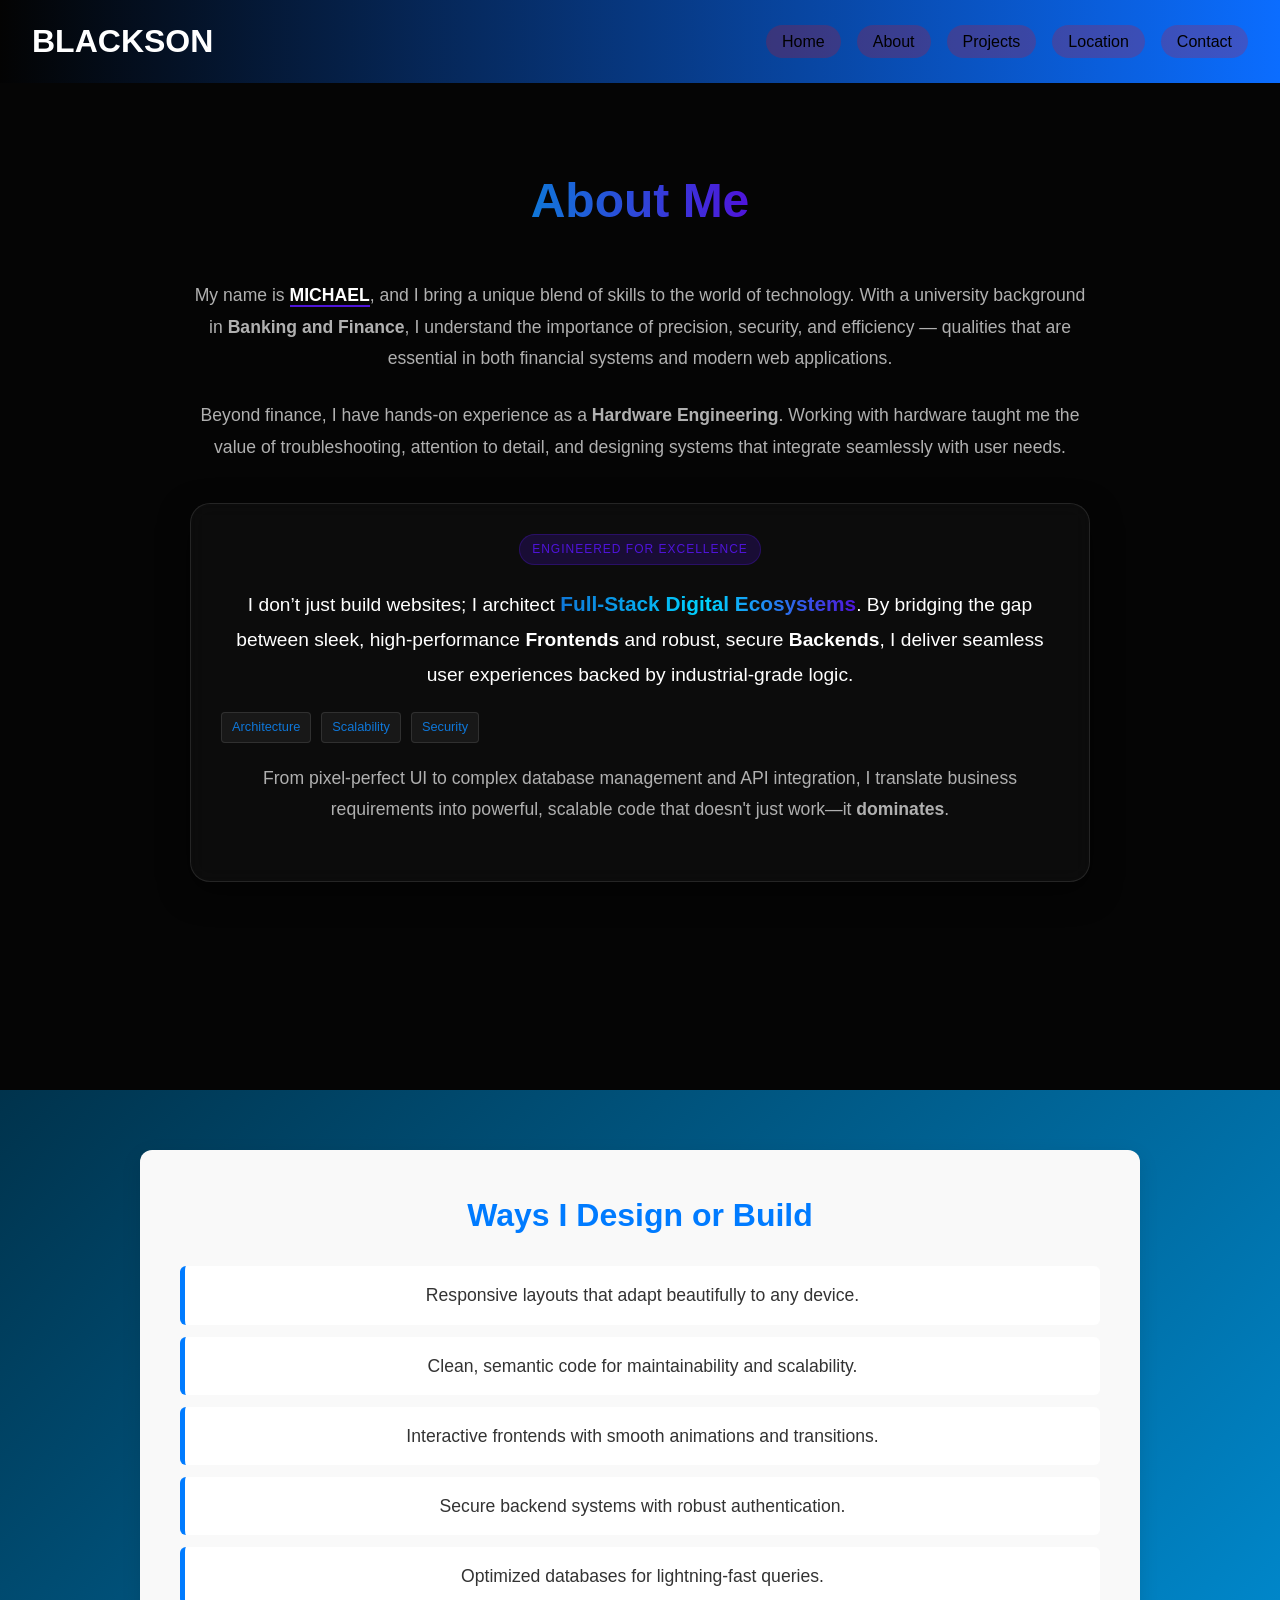
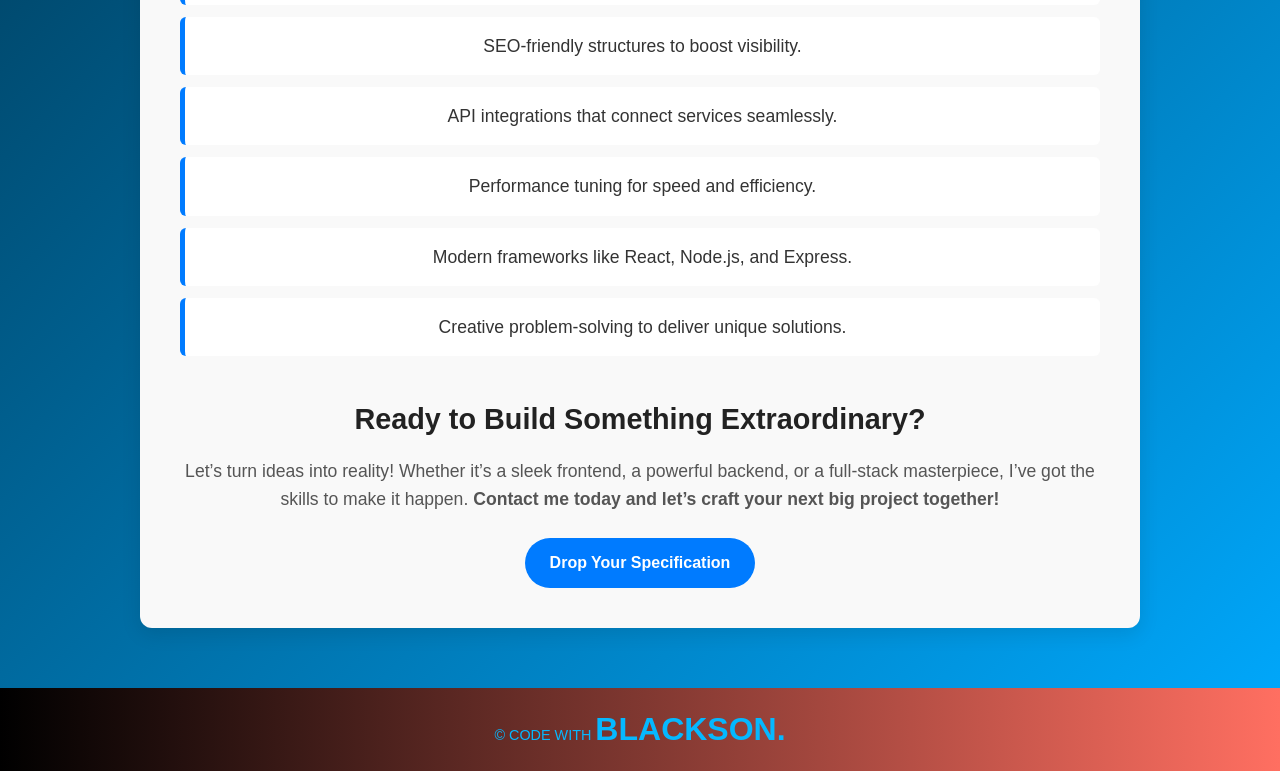
<file: About.html>
<!DOCTYPE html>
<html lang="en">

<head>
  <meta charset="UTF-8">
  <meta name="viewport" content="width=device-width, initial-scale=1.0">
  <title>Products - BAMTech</title>
  <link rel="stylesheet" href="../style.css/style.css">
  <script src="../script.java/script.js" defer></script>
</head>

<body>
  <!-- Navbar -->
  <header>
    <div class="logo">BLACKSON</div>
    <div class="hamburger">
      <span></span>
      <span></span>
      <span></span>
    </div>
    <nav>
      <ul>
        <li><a href="index.html">Home</a></li>
        <li><a href="About.html">About</a></li>
        <li><a href="products.html">Projects</a></li>
        <li><a href="location.html">Location</a></li>
        <li><a href="contacts.html">Contact</a></li>
      </ul>
    </nav>
  </header>

  <section id="about" class="about-modern">
    <div class="about-container">
      <h2 class="reveal-text">About Me</h2>

      <div class="about-content">
        <p class="reveal-text">
          My name is <span class="highlight">MICHAEL</span>, and I bring a unique blend of skills to the world of
          technology.
          With a university background in <strong>Banking and Finance</strong>, I understand the
          importance of precision, security, and efficiency — qualities that are essential in
          both financial systems and modern web applications.
        </p>

        <p class="reveal-text">
          Beyond finance, I have hands‑on experience as a <strong>Hardware Engineering</strong>.
          Working with hardware taught me the value of troubleshooting, attention to detail,
          and designing systems that integrate seamlessly with user needs.
        </p>

        <div class="about-card reveal-text">
          <div class="card-badge">Engineered for Excellence</div>

          <p class="lit-text">
            I don’t just build websites; I architect
            <span class="gradient-text">Full-Stack Digital Ecosystems</span>.
            By bridging the gap between sleek, high-performance <strong>Frontends</strong>
            and robust, secure <strong>Backends</strong>, I deliver seamless
            user experiences backed by industrial-grade logic.
          </p>

          <div class="tech-row">
            <span class="tech-tag">Architecture</span>
            <span class="tech-tag">Scalability</span>
            <span class="tech-tag">Security</span>
          </div>

          <p>
            From pixel-perfect UI to complex database management and API integration,
            I translate business requirements into powerful, scalable code that
            doesn't just work—it <strong>dominates</strong>.
          </p>
        </div>

        <p class="reveal-text">
          I don’t just write code — I translate ideas into digital reality. My journey through
          finance, engineering, and development has given me a perspective that’s both
          analytical and creative.
        </p>
      </div>
    </div>
  </section>

  <section class="about-section">
    <h2>Ways I Design or Build</h2>
    <ul class="build-list">
      <li>Responsive layouts that adapt beautifully to any device.</li>
      <li>Clean, semantic code for maintainability and scalability.</li>
      <li>Interactive frontends with smooth animations and transitions.</li>
      <li>Secure backend systems with robust authentication.</li>
      <li>Optimized databases for lightning‑fast queries.</li>
      <li>SEO‑friendly structures to boost visibility.</li>
      <li>API integrations that connect services seamlessly.</li>
      <li>Performance tuning for speed and efficiency.</li>
      <li>Modern frameworks like React, Node.js, and Express.</li>
      <li>Creative problem‑solving to deliver unique solutions.</li>
    </ul>

    <!-- Catchy Contact CTA -->
    <div class="about-contact">
      <h3>Ready to Build Something Extraordinary?</h3>
      <p>
        Let’s turn ideas into reality! Whether it’s a sleek frontend, a powerful backend,
        or a full‑stack masterpiece, I’ve got the skills to make it happen.
        <strong>Contact me today and let’s craft your next big project together!</strong>
      </p>
      <a href="mailto:yourname@example.com" class="contact-btn">Drop Your Specification</a>
    </div>
  </section>


  <footer>
    <p>&copy; CODE WITH <b id="bam">BLACKSON.</b></p>
  </footer>
</body>

</html>
</file>
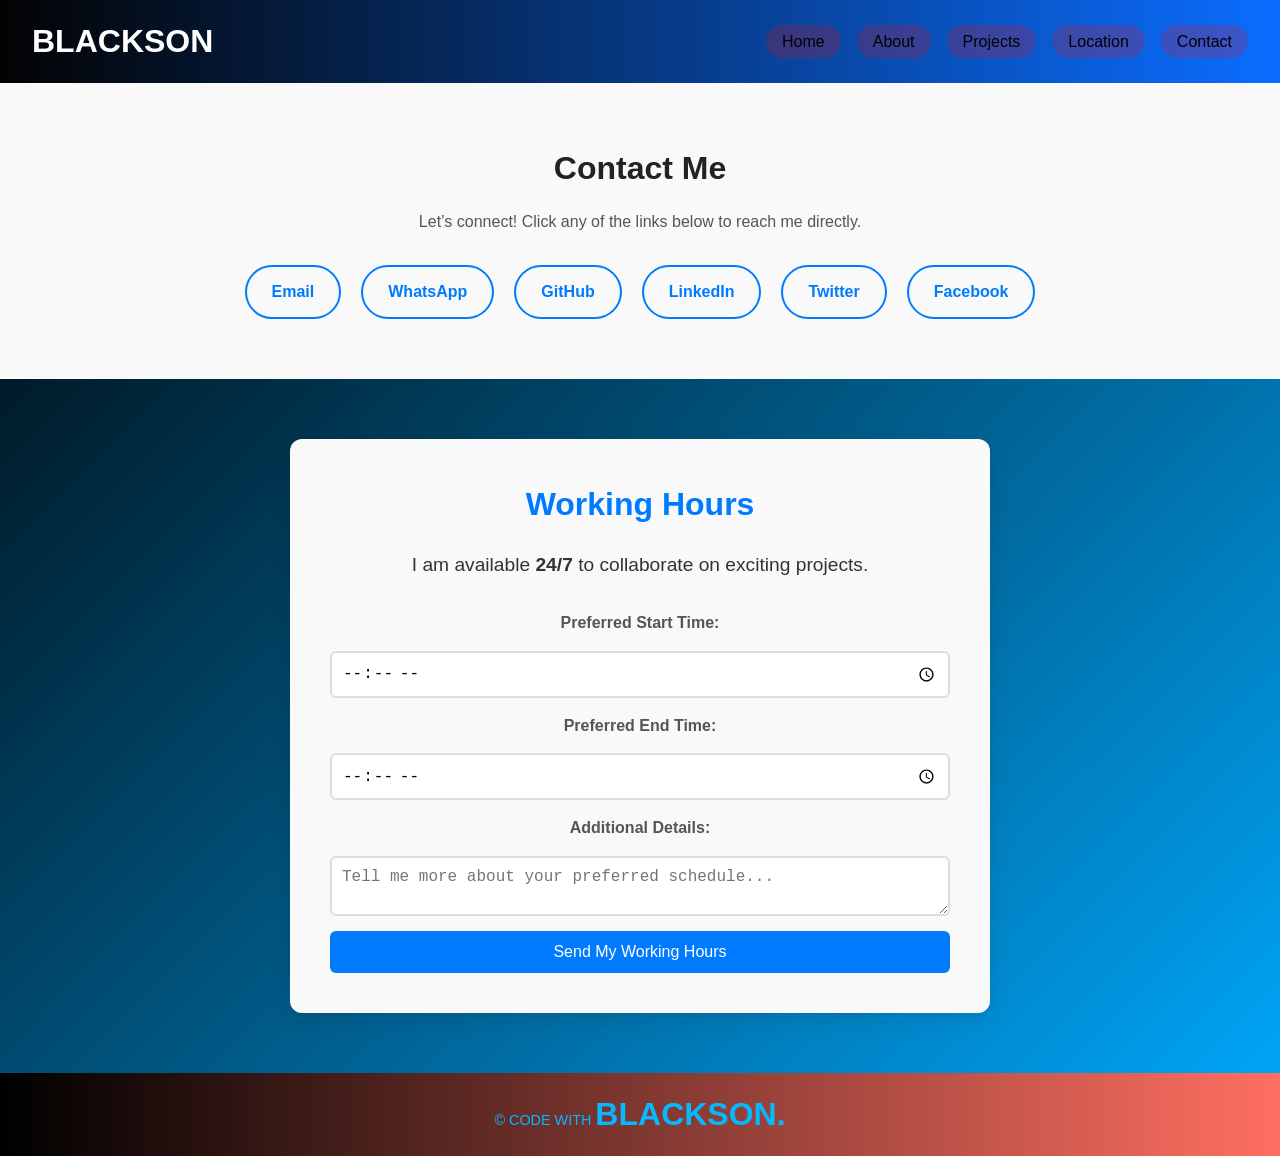
<file: contacts.html>
<!DOCTYPE html>
<html lang="en">
<head>
  <meta charset="UTF-8">
  <meta name="viewport" content="width=device-width, initial-scale=1.0">
  <title>Products - BAMTech</title>
  <link rel="stylesheet" href="../style.css/style.css">
  <script src="../script.java/script.js" defer></script>
</head>
<body>
  <!-- Navbar -->
  <header>
  <div class="logo">BLACKSON</div>
  <div class="hamburger">
    <span></span>
    <span></span>
    <span></span>
  </div>
  <nav>
    <ul>
        <li><a href="index.html">Home</a></li>
        <li><a href="About.html">About</a></li>
        <li><a href="products.html">Projects</a></li>
        <li><a href="location.html">Location</a></li>
        <li><a href="contacts.html">Contact</a></li>
      </ul>
  </nav>
</header>


  <section class="contact" id="contact">
  <h2>Contact Me</h2>
  <p>Let’s connect! Click any of the links below to reach me directly.</p>
  
  <div class="social-links">
    <a href="mailto:1amodubaruch@gmail.com" target="_blank" class="social-icon email">Email</a>
    <a href="https://wa.me/2348110824699" target="_blank" class="social-icon whatsapp">WhatsApp</a>
    <a href="https://github.com/1amodubaruch-tech" target="_blank" class="social-icon github">GitHub</a>
    <a href="https://linkedin.com/in/yourusername" target="_blank" class="social-icon linkedin">LinkedIn</a>
    <a href="https://twitter.com/@amodu_baru23884" target="_blank" class="social-icon twitter">Twitter</a>
    <a href="https://facebook.com/yourusername" target="_blank" class="social-icon facebook">Facebook</a>
  </div>
</section>

<section class="working-hours">
  <h2>Working Hours</h2>
  <p class="availability">I am available <strong>24/7</strong> to collaborate on exciting projects.</p>

  <!-- User-defined working hours form -->
  <form class="hours-form" action="mailto:yourname@example.com" method="post" enctype="text/plain">
    <label for="start">Preferred Start Time:</label>
    <input type="time" id="start" name="start-time" required>

    <label for="end">Preferred End Time:</label>
    <input type="time" id="end" name="end-time" required>

    <label for="details">Additional Details:</label>
    <textarea id="details" name="details" placeholder="Tell me more about your preferred schedule..."></textarea>

    <button type="submit">Send My Working Hours</button>
  </form>
</section>

  <footer>
    <p>&copy; CODE WITH <b id="bam">BLACKSON.</b></p>
  </footer>
</body>
</html>
</file>
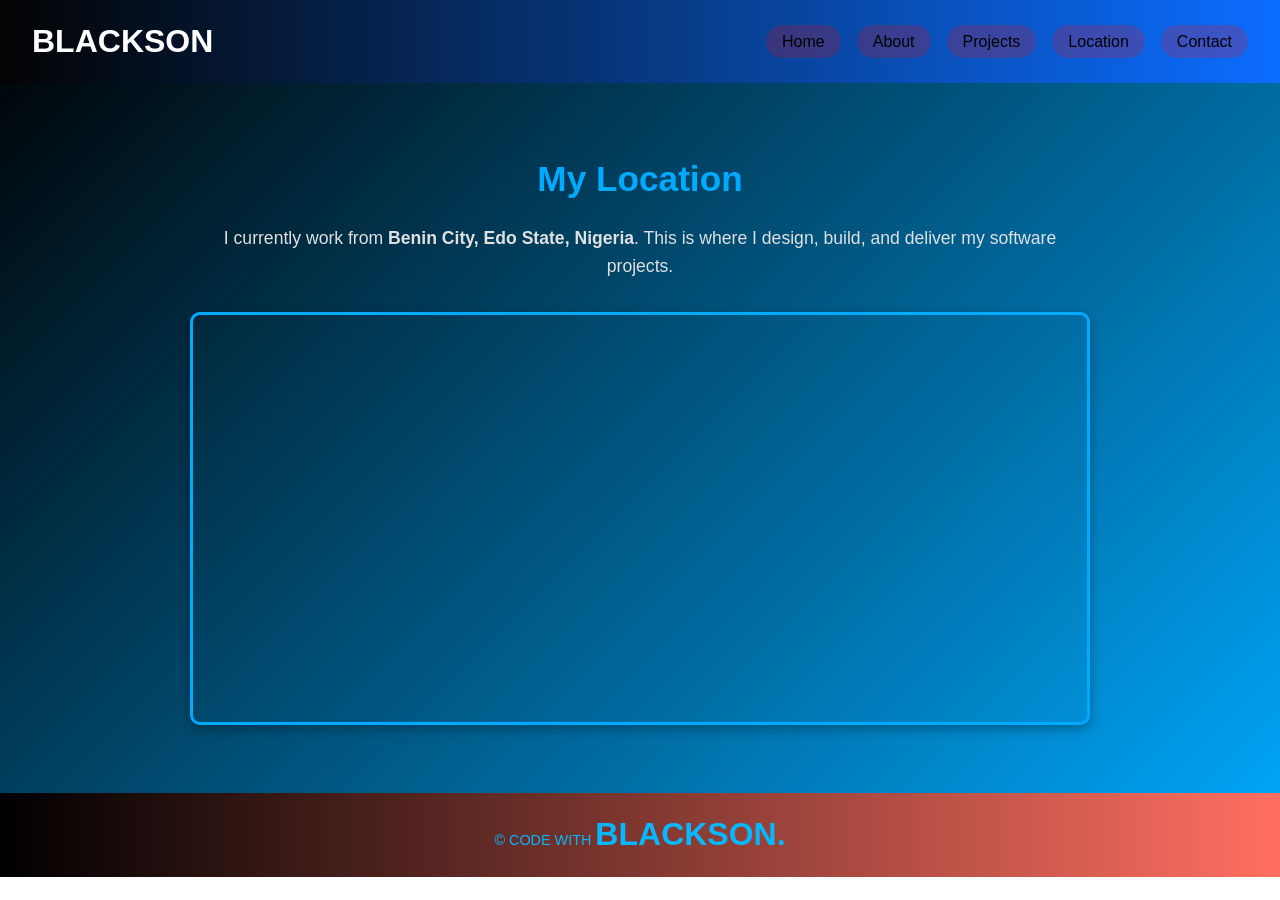
<file: location.html>
<!DOCTYPE html>
<html lang="en">
<head>
  <meta charset="UTF-8">
  <meta name="viewport" content="width=device-width, initial-scale=1.0">
  <title>Products - BAMTech</title>
  <link rel="stylesheet" href="../style.css/style.css">
  <script src="../script.java/script.js" defer></script>
</head>
<body>
  <!-- Navbar -->
  <header>
  <div class="logo">BLACKSON</div> 
  <div class="hamburger">
    <span></span>
    <span></span>
    <span></span>
  </div>
  <nav>
    <ul>
        <li><a href="index.html">Home</a></li>
        <li><a href="About.html">About</a></li>
        <li><a href="products.html">Projects</a></li>
        <li><a href="location.html">Location</a></li>
        <li><a href="contacts.html">Contact</a></li>
      </ul>
  </nav>
</header>

  <!-- Location Section -->
  <main>
    <section id="location" class="location">
      <h2>My Location</h2>
      <p>I currently work from <strong>Benin City, Edo State, Nigeria</strong>. This is where I design, build, and deliver my software projects.</p>
      
      <!-- Google Maps Embed -->
      <div class="map-container">
        <iframe 
          src="https://www.google.com/maps/embed?pb=!1m18!1m12!1m3!1d3976.123456789!2d5.6175!3d6.3350!2m3!1f0!2f0!3f0!3m2!1i1024!2i768!4f13.1!3m3!1m2!1s0x1041abc123456789%3A0x9876543210abcdef!2sBenin%20City%2C%20Edo%20State%2C%20Nigeria!5e0!3m2!1sen!2sng!4v1700000000000" 
          width="100%" 
          height="400" 
          style="border:0;" 
          allowfullscreen="" 
          loading="lazy" 
          referrerpolicy="no-referrer-when-downgrade">
        </iframe>
      </div>
    </section>
  </main>

  <footer>
    <p>&copy; CODE WITH <b id="bam">BLACKSON.</b></p>
  </footer>
</body>
</html>
</file>
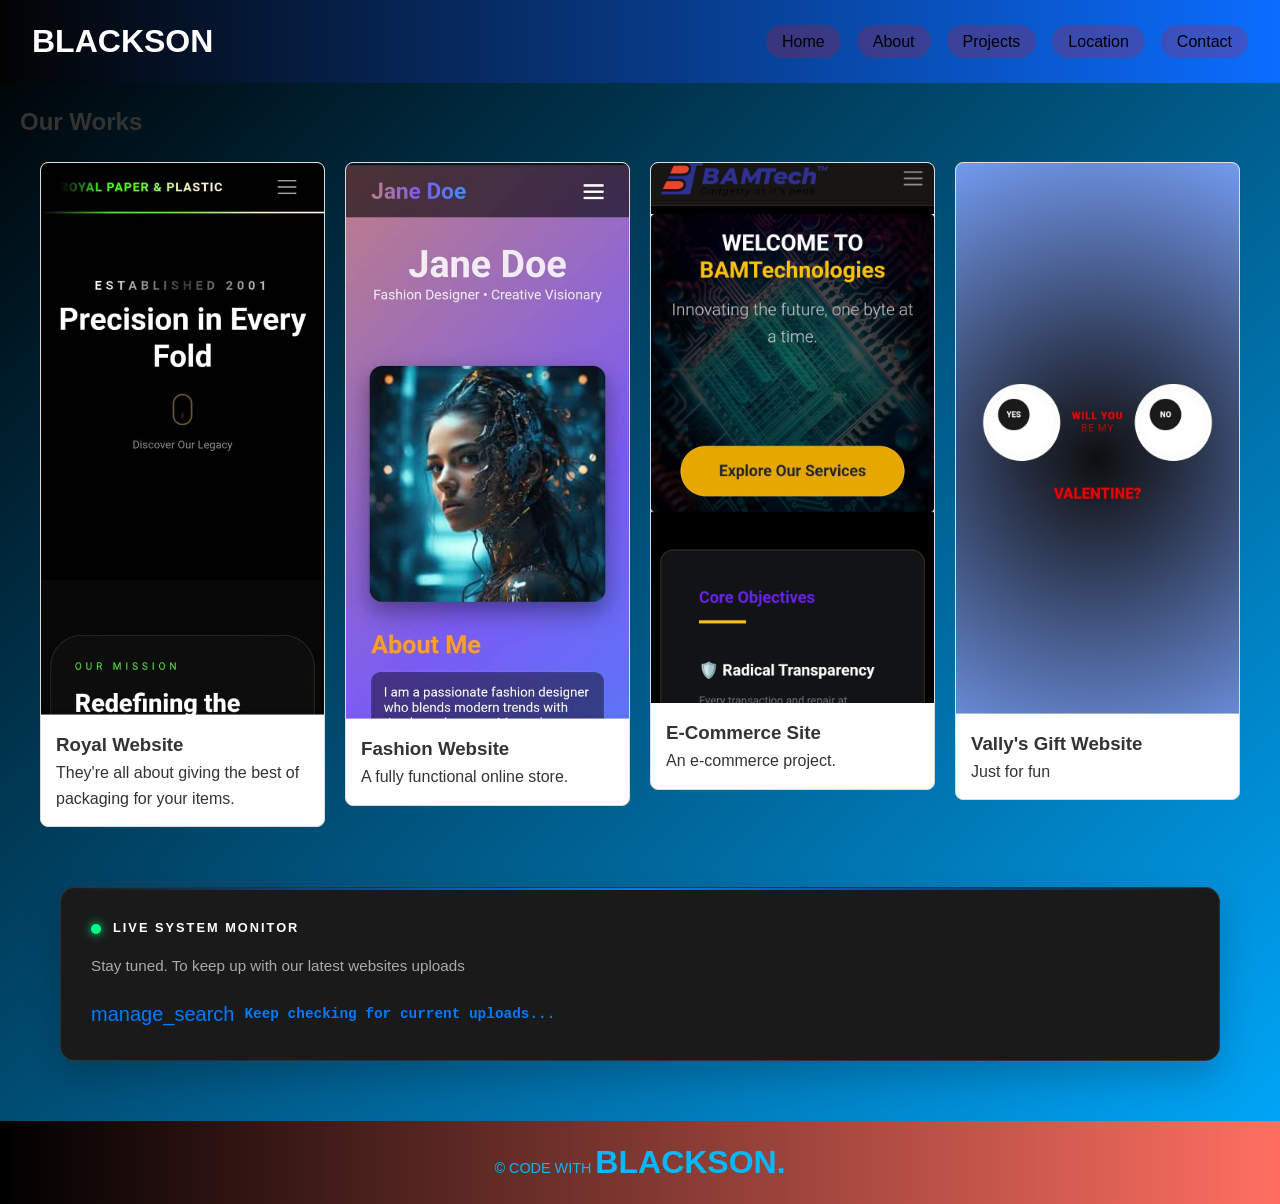
<file: products.html>
<!DOCTYPE html>
<html lang="en">

<head>
  <meta charset="UTF-8">
  <meta name="viewport" content="width=device-width, initial-scale=1.0">
  <title>Products - BAMTech</title>
  <link rel="stylesheet" href="../style.css/style.css">
  <script src="../script.java/script.js" defer></script>
</head>

<body>
  <!-- Navbar -->
  <header>
    <div class="logo">BLACKSON</div>
    <div class="hamburger">
      <span></span>
      <span></span>
      <span></span>
    </div>
    <nav>
      <ul>
        <li><a href="index.html">Home</a></li>
        <li><a href="About.html">About</a></li>
        <li><a href="products.html">Projects</a></li>
        <li><a href="location.html">Location</a></li>
        <li><a href="contacts.html">Contact</a></li>
      </ul>
    </nav>
  </header>


  <!-- Products Grid -->
  <main>
    <h2>Our Works</h2>
    <div class="product-grid">

      <a href="https://royalproducts.vercel.app/" target="_blank" class="product-card-link">
        <div class="product-card">
          <div class="image-container">
            <img src="../images/WhatsApp Image 2026-01-03 at 18.49.07_e3fd69d8.jpg" alt="Website Preview">
            <div class="overlay"><span>View Preview</span></div>
          </div>
          <div class="card-content">
            <h3>Royal Website</h3>
            <p>They're all about giving the best of packaging for your items.</p>
          </div>
        </div>
      </a>

      <a href="https://calm-dolphin-ef7afd.netlify.app/#stats" target="_blank" class="product-card-link">
        <div class="product-card">
          <div class="image-container">
            <img src="../images/WhatsApp Image 2026-01-03 at 18.48.53_74ffcb4c.jpg" alt="Website Preview">
            <div class="overlay"><span>View Preview</span></div>
          </div>
          <div class="card-content">
            <h3>Fashion Website</h3>
            <p>A fully functional online store.</p>
          </div>
        </div>
      </a>


      <a href="https://bam-tech-website.vercel.app/" target="_blank" class="product-card-link">
        <div class="product-card">
          <div class="image-container">
            <img src="../images/Screenshot_20260413-140426.jpg" alt="Website Preview">
            <div class="overlay"><span>View Preview</span></div>
          </div>
          <div class="card-content">
            <h3>E-Commerce Site</h3>
            <p>An e-commerce project.</p>
          </div>
        </div>
      </a>

      <a href="https://vally-gift.vercel.app/" target="_blank" class="product-card-link">
        <div class="product-card">
          <div class="image-container">
            <img src="../images/Screenshot_20260413-135854.jpg" alt="Website Preview">
            <div class="overlay"><span>View Preview</span></div>
          </div>
          <div class="card-content">
            <h3>Vally's Gift Website</h3>
            <p>Just for fun</p>
          </div>
        </div>
      </a>
    </div>

    <div class="upload-monitor-container" id="uploadMonitor">
      <div class="monitor-card">
        <div class="monitor-header">
          <div class="heartbeat-circle"></div>
          <span class="monitor-title">Live System Monitor</span>
        </div>
        <div class="monitor-body">
          <p class="monitor-text">Stay tuned. To keep up with our latest websites uploads</p>
          <div class="checking-wrapper">
            <span class="material-symbols-outlined search-icon">manage_search</span>
            <span class="dynamic-text">Keep checking for current uploads...</span>
          </div>
        </div>
        <div class="scan-line"></div>
      </div>
    </div>
  </main>

  <footer>
    <p>&copy; CODE WITH <b id="bam">BLACKSON.</b></p>
  </footer>
</body>

</html>
</file>
<file: style.css/style.css>
/* Reset */
* {
  margin: 0;
  padding: 0;
  box-sizing: border-box;
}

body {
  font-family: 'Segoe UI', Arial, sans-serif;
  line-height: 1.6;
  color: #333;
  background: linear-gradient(135deg, #000000 0%, #00aaff 100%);
  background-repeat: no-repeat;
  background-size: auto; /* only as tall as content */
  
}

/* Flex wrapper */
.page-wrapper {
  min-height: 100vh;        /* full viewport height */
  display: flex;
  flex-direction: column;
}

/* Main expands to push footer down */
main {
  flex: 1;
  padding: 20px;
}

/* Footer styling */
footer {
  background: #007BFF;
  color: #fff;
  text-align: center;
  padding: 15px;
  font-size: 0.9rem;
}

#intro{
    color: #ffffff;
}

/* Header */
header {
  background: linear-gradient(90deg, #030303, #0b6dff);
  color: #fff;
  padding: 1rem 2rem;
  display: flex;
  justify-content: space-between;
  align-items: center;
  position: relative;
}

.logo {
  font-size: 2rem;
  font-weight: bold;
  transition: transform 0.3s ease, color 0.3s ease;
  cursor: grab;
}

.logo:hover {
  color: #0077ff;
  transform: scale(1.1);
}

/* Nav */
nav ul {
  list-style: none;
  display: flex;
  gap: 1rem;
}

nav ul li a {
  color: #000000;
  text-decoration: none;
  padding: 0.5rem 1rem;
  border-radius: 20px;
  background: rgba(255, 0, 0, 0.2);
  transition: background 0.3s, transform 0.3s;
}

nav ul li a:hover {
  background: #fff;
  color: #ff0000;
  transform: scale(1.05);
}

/* Welcome Section Layout */
.welcome-section {
  display: flex;
  align-items: center;
  justify-content: center;
  min-height: 100vh;      /* full screen height */
  padding: 50px;
  background: linear-gradient(135deg, rgb(48, 42, 42), #3686ff);
}

/* Left Side Image */
.welcome-image {
  flex: 1;
  display: flex;
  justify-content: center;
  align-items: center;
}

.welcome-image img {
  max-width: 90%;
  border-radius: 15px;
  box-shadow: 0 8px 20px rgba(0,0,0,0.2);
  transition: transform 0.5s ease;
}

.welcome-image img:hover {
  transform: scale(1.05);
}

/* Right Side Message */
.welcome-message {
  flex: 1;
  padding: 30px;
  text-align: left;
  animation: fadeInRight 1.2s ease;
}

.welcome-message h2 {
  font-size: 3rem;
  color: #007BFF;
  margin-bottom: 20px;
}

.welcome-message p {
  font-size: 1.6rem;
  line-height: 1.8;
  color: #333;
}

/* Responsive: stack on small screens */
@media (max-width: 768px) {
  .welcome-section {
    flex-direction: column;   /* stack vertically */
    text-align: center;
  }

  .welcome-image {
    order: -1;                /* move image above text */
    margin-bottom: 20px;
  }

  .welcome-message {
    text-align: left;         /* keep text readable */
  }

  .welcome-image img {
    max-width: 80%;           /* shrink image for mobile */
  }
}

/* Animation */
@keyframes fadeInRight {
  from { opacity: 0; transform: translateX(50px); }
  to { opacity: 1; transform: translateX(0); }
}


/* Remove default link styling */
.product-card-link {
  text-decoration: none;
  color: inherit;
  display: block;
}

/* Grid Layout */
.product-grid {
  display: grid;
  grid-template-columns: repeat(auto-fill, minmax(250px, 1fr));
  gap: 20px;
  padding: 20px;
}

/* Card Design */
.product-card {
  border: 1px solid #ddd;
  border-radius: 8px;
  overflow: hidden;
  transition: transform 0.3s ease, box-shadow 0.3s ease;
  background: #fff;
}

/* Hover Effect: Card lifts up */
.product-card:hover {
  transform: translateY(-5px);
  box-shadow: 0 10px 20px rgba(0,0,0,0.1);
}

/* Image Container for Overlay */
.image-container {
  position: relative;
  width: 100%;
}

.image-container img {
  width: 100%;
  display: block;
}

/* "View Preview" Overlay */
.overlay {
  position: absolute;
  top: 0;
  left: 0;
  width: 100%;
  height: 100%;
  background: rgba(0, 0, 0, 0.5); /* Darkens image on hover */
  color: white;
  display: flex;
  align-items: center;
  justify-content: center;
  opacity: 0;
  transition: opacity 0.3s ease;
}

.product-card:hover .overlay {
  opacity: 1;
}

.card-content {
  padding: 15px;
}




/* Hamburger */
.hamburger {
  display: none;
  flex-direction: column;
  cursor: pointer;
  gap: 5px;
}

.hamburger span {
  width: 25px;
  height: 3px;
  background: #fff;
  transition: 0.3s;
}

@media (max-width: 768px) {
  /* 1. The Main Navigation Container */
  nav {
    /* Absolute positioning removes it from the normal flow so it can overlap */
    position: absolute;
    top: 100%;    /* Places it right at the bottom edge of the header */
    right: 0;
    
    /* THE FIX: Higher z-index ensures it sits "closer" to the user than the cards */
    z-index: 9999; 
    
    /* Visual Styles */
    background: linear-gradient(180deg, #0f77d8, #4f14da);
    width: 200px;
    border-radius: 0 0 0 10px;
    
    /* Hidden by default, toggled via JS */
    display: none; 
    
    /* Optional: shadow helps the overlay pop against the background content */
    box-shadow: -5px 5px 15px rgba(0,0,0,0.3);
  }

  /* 2. When the menu is toggled open */
  nav.active {
    display: flex;   
    flex-direction: column; 
    padding: 1rem;
    gap: 1rem;       
  }

  /* 3. Layout for the list inside the nav */
  nav ul {
    flex-direction: column; 
    list-style: none;
    padding: 0;
    margin: 0;
  }

  nav ul li {
    margin-bottom: 0.5rem;
  }

  /* 4. Hamburger Icon Styling */
  .hamburger {
    display: flex;
    flex-direction: column;
    gap: 5px;
    cursor: pointer;
    /* Ensure the icon itself is also above other content */
    z-index: 10000; 
  }

  /* 5. Hamburger "X" Animation */
  .hamburger.open span:nth-child(1) {
    transform: rotate(45deg) translate(5px, 5px);
  }
  .hamburger.open span:nth-child(2) {
    opacity: 0;
  }
  .hamburger.open span:nth-child(3) {
    transform: rotate(-45deg) translate(5px, -5px);
  }
}


/* Container & sections */
.container {
  max-width: 1100px;
  margin: auto;
  padding: 2rem;
}

section {
  margin-bottom: 3rem;
  text-align: center;
}

.about h2, .projects h2, .contact h2 {
  color: #ff6f61;
  margin-bottom: 1rem;
}

.projects-grid {
  display: grid;
  grid-template-columns: repeat(auto-fit, minmax(250px, 1fr));
  gap: 1.5rem;
  margin-top: 2rem;
}

.project-card {
  background: linear-gradient(135deg, #fbc2eb 0%, #a6c1ee 100%);
  padding: 1rem;
  border-radius: 12px;
  box-shadow: 0 4px 8px rgba(0,0,0,0.15);
  transition: transform 0.3s ease;
}

.project-card:hover {
  transform: translateY(-5px);
}

.project-card img {
  max-width: 100%;
  border-radius: 8px;
  margin-bottom: 0.5rem;
}

.project-card h3 {
  color: #fff;
}

.project-card p {
  color: #222;
}

/* Contact Section */
.contact {
  text-align: center;
  padding: 60px 20px;
  background: #f9f9f9;
}

.contact h2 {
  font-size: 2rem;
  margin-bottom: 15px;
  color: #222;
}

.contact p {
  color: #555;
  margin-bottom: 30px;
}

/* Social Links */
.social-links {
  display: flex;
  flex-wrap: wrap;
  justify-content: center;
  gap: 20px;
}

.social-icon {
  display: inline-block;
  padding: 12px 25px;
  border: 2px solid #007BFF;
  border-radius: 30px;
  text-decoration: none;
  color: #007BFF;
  font-weight: bold;
  transition: all 0.3s ease;
}

/* Hover Effects */
.social-icon:hover {
  background: #007BFF;
  color: #fff;
  transform: scale(1.1);
}

/* Footer */
footer {
  background: linear-gradient(90deg, #000000, #ff6f61);
  color: #05b8ff;
  text-align: center;
  padding: 1rem;
}

#bam{
    font-size: 2rem;
  font-weight: bold;
  transition: transform 5s ease, color 0.3s ease;
  cursor: pointer;
}

#bam:hover {
  color: #000000;
  transform: scale(1.1);
}


/* Unique scope to prevent affecting other sections */
.about-modern {
  padding: 80px 20px;
  background: #050505; /* Dark background to make text pop */
  color: #e0e0e0;
  overflow: hidden;
  font-family: 'Inter', sans-serif;
}

.about-container {
  max-width: 900px;
  margin: 0 auto;
}

.about-modern h2 {
  font-size: 3rem;
  margin-bottom: 40px;
  background: linear-gradient(90deg, #0f77d8, #4f14da);
  -webkit-background-clip: text;
  -webkit-text-fill-color: transparent;
  display: inline-block;
}

.about-content p {
  line-height: 1.8;
  font-size: 1.1rem;
  margin-bottom: 25px;
  color: #b0b0b0;
}

/* The Highlight Effect */
.about-modern .highlight {
  color: #fff;
  font-weight: bold;
  border-bottom: 2px solid #4f14da;
}

/* Glassmorphism Card for the middle section */
.about-card {
  background: rgba(255, 255, 255, 0.03);
  backdrop-filter: blur(10px);
  border-radius: 20px;
  padding: 30px;
  border: 1px solid rgba(255, 255, 255, 0.1);
  margin: 40px 0;
  box-shadow: 0 10px 30px rgba(0,0,0,0.5);
}

/* --- ANIMATION CLASSES (Slow Motion) --- */
.reveal-text {
  opacity: 0;
  transform: translateY(30px);
  transition: all 1.2s cubic-bezier(0.22, 1, 0.36, 1); /* Slow motion easing */
}

.reveal-text.visible {
  opacity: 1;
  transform: translateY(0);
}

/* Gradient Text Effect */
.about-modern .gradient-text {
  background: linear-gradient(90deg, #0f77d8, #00d4ff, #4f14da);
  -webkit-background-clip: text;
  -webkit-text-fill-color: transparent;
  font-weight: 800;
  font-size: 1.3rem;
}

/* Catchy "Lit" Text */
.lit-text {
  font-size: 1.2rem !important;
  color: #ffffff !important;
  margin-bottom: 15px !important;
}

/* Badge at the top of the card */
.card-badge {
  display: inline-block;
  background: rgba(79, 20, 218, 0.2);
  color: #4f14da;
  padding: 5px 12px;
  border-radius: 50px;
  font-size: 0.75rem;
  text-transform: uppercase;
  letter-spacing: 1px;
  border: 1px solid rgba(79, 20, 218, 0.3);
  margin-bottom: 20px;
}

/* Tech Tags Row */
.tech-row {
  display: flex;
  gap: 10px;
  margin: 20px 0;
  flex-wrap: wrap;
}

.tech-tag {
  font-size: 0.8rem;
  background: rgba(255, 255, 255, 0.05);
  padding: 4px 10px;
  border-radius: 4px;
  border: 1px solid rgba(255, 255, 255, 0.1);
  color: #0f77d8;
}

/*LOCATION*/

.location {
  max-width: 900px;
  margin: 3rem auto;
  text-align: center;
  color: #fff;
}

.location h2 {
  font-size: 2.2rem;
  margin-bottom: 1rem;
  color: #00aaff;
}

.location p {
  font-size: 1.1rem;
  margin-bottom: 2rem;
  color: #e0e0e0;
}

.map-container {
  border: 3px solid #00aaff;
  border-radius: 10px;
  overflow: hidden;
  box-shadow: 0 4px 12px rgba(0,0,0,0.3);
}


/* Slideshow Container */
.slideshow-container {
  position: relative;
  max-width: 800px;
  margin: 50px auto;
  overflow: hidden;
  background: #fff;
  border-radius: 8px;
  box-shadow: 0 4px 10px rgba(0,0,0,0.1);
}

/* Review Slides */
.review-slide {
  display: none;
  padding: 40px;
  text-align: center;
  animation: slideInRight 0.8s ease;
}

@keyframes slideInRight {
  from { transform: translateX(100%); opacity: 0; }
  to { transform: translateX(0); opacity: 1; }
}

.review-slide.active {
  display: block;
}

/* Text Styling */
.review-text {
  font-size: 18px;
  line-height: 1.6;
  color: #333;
  margin-bottom: 20px;
}

.review-author {
  font-weight: bold;
  color: #555;
}

/* Navigation Buttons */
.nav-buttons {
  position: absolute;
  bottom: 15px;
  width: 100%;
  display: flex;
  justify-content: space-between;
  padding: 0 20px;
}

.nav-buttons button {
  background: #007BFF;
  color: #fff;
  border: none;
  padding: 10px 20px;
  border-radius: 4px;
  cursor: pointer;
  transition: background 0.3s;
}

.nav-buttons button:hover {
  background: #0056b3;
}


/* Section Styling */
.hire-me {
  max-width: 1100px;
  margin: 60px auto;
  text-align: center;
  padding: 20px;
}

.hire-me h2 {
  font-size: 2.2rem;
  margin-bottom: 40px;
  color: #222;
}

/* Grid Layout */
.hire-grid {
  display: grid;
  grid-template-columns: repeat(auto-fit, minmax(280px, 1fr));
  gap: 25px;
}

/* Box Styling */
.hire-box {
  background: #fff;
  padding: 30px;
  border-radius: 10px;
  box-shadow: 0 6px 15px rgba(0,0,0,0.1);
  transition: transform 0.4s ease, box-shadow 0.4s ease;
  cursor: pointer;
  position: relative;
  overflow: hidden;
}

/* Hover Effects */
.hire-box:hover {
  transform: translateY(-10px) scale(1.03);
  box-shadow: 0 12px 25px rgba(0,0,0,0.2);
}

.hire-box::before {
  content: "";
  position: absolute;
  top: 0; left: -100%;
  width: 100%; height: 100%;
  background: linear-gradient(120deg, #007BFF, #00C9A7);
  opacity: 0.15;
  transition: left 0.5s ease;
}

.hire-box:hover::before {
  left: 0;
}

/* Text Styling */
.hire-box h3 {
  font-size: 1.4rem;
  margin-bottom: 15px;
  color: #007BFF;
}

.hire-box p {
  font-size: 1rem;
  color: #555;
  line-height: 1.6;
}


/* About Section */
.about-section {
  max-width: 1000px;
  margin: 60px auto;
  padding: 40px;
  background: #f9f9f9;
  border-radius: 12px;
  box-shadow: 0 6px 20px rgba(0,0,0,0.1);
}

.about-section h2 {
  font-size: 2rem;
  color: #007BFF;
  margin-bottom: 25px;
  text-align: center;
}

/* Build List */
.build-list {
  list-style: none;
  padding: 0;
  margin: 0 0 40px 0;
}

.build-list li {
  background: #fff;
  margin: 12px 0;
  padding: 15px 20px;
  border-left: 5px solid #007BFF;
  border-radius: 6px;
  font-size: 1.1rem;
  color: #333;
  transition: transform 0.3s ease, box-shadow 0.3s ease;
}

.build-list li:hover {
  transform: translateX(10px);
  box-shadow: 0 4px 12px rgba(0,0,0,0.15);
}

/* Contact CTA */
.about-contact {
  text-align: center;
  margin-top: 40px;
}

.about-contact h3 {
  font-size: 1.8rem;
  color: #222;
  margin-bottom: 15px;
}

.about-contact p {
  font-size: 1.1rem;
  color: #555;
  margin-bottom: 25px;
  line-height: 1.6;
}

.contact-btn {
  display: inline-block;
  padding: 12px 25px;
  background: #007BFF;
  color: rgb(255, 255, 255);
  text-decoration: none;
  border-radius: 30px;
  font-weight: bold;
  transition: background 0.3s ease, transform 0.3s ease;
}

.contact-btn:hover {
  background: #0f22d1;
  transform: scale(1.05);
}


/* Working Hours Section */
.working-hours {
  max-width: 700px;
  margin: 60px auto;
  padding: 40px;
  background: #f9f9f9;
  border-radius: 12px;
  box-shadow: 0 6px 20px rgba(0,0,0,0.1);
}

.working-hours h2 {
  font-size: 2rem;
  color: #007BFF;
  margin-bottom: 20px;
  text-align: center;
}

.availability {
  text-align: center;
  font-size: 1.2rem;
  margin-bottom: 30px;
  color: #333;
}

/* Form Styling */
.hours-form {
  display: flex;
  flex-direction: column;
  gap: 15px;
}

.hours-form label {
  font-weight: bold;
  color: #555;
}

.hours-form input,
.hours-form textarea {
  padding: 10px;
  border: 2px solid #ddd;
  border-radius: 6px;
  font-size: 1rem;
  transition: border-color 0.3s ease;
}

.hours-form input:focus,
.hours-form textarea:focus {
  border-color: #007BFF;
  outline: none;
}

.hours-form button {
  background: #007BFF;
  color: #fff;
  border: none;
  padding: 12px;
  border-radius: 6px;
  font-size: 1rem;
  cursor: pointer;
  transition: background 0.3s ease, transform 0.3s ease;
}

.hours-form button:hover {
  background: #0056b3;
  transform: scale(1.05);
}


:root {
  --chat-primary: #1f6feb;
  --chat-bg: #ffffff;
  --chat-border: #e5e7eb;
  --chat-user-bubble: #e9f0ff;
  --chat-agent-bubble: #f3f4f6;
}

/* --- Global Monitor Section Styles --- */
.upload-monitor-container {
  max-width: 1200px;
  margin: 40px auto;
  padding: 0 20px;
  /* Hidden state for reveal */
  opacity: 0;
  transform: translateY(30px);
  transition: all 1.2s cubic-bezier(0.22, 1, 0.36, 1);
}

/* Class triggered by JS */
.upload-monitor-container.reveal {
  opacity: 1;
  transform: translateY(0);
}

.monitor-card {
  background: #1a1a1a; /* Dark tech background */
  border-radius: 15px;
  padding: 30px;
  position: relative;
  overflow: hidden;
  border: 1px solid rgba(255, 255, 255, 0.1);
  box-shadow: 0 15px 35px rgba(0, 0, 0, 0.2);
}

.monitor-header {
  display: flex;
  align-items: center;
  gap: 12px;
  margin-bottom: 15px;
}

.heartbeat-circle {
  width: 10px;
  height: 10px;
  background: #00ff88;
  border-radius: 50%;
  box-shadow: 0 0 10px #00ff88;
  animation: heartbeat 1.5s ease-in-out infinite;
}

@keyframes heartbeat {
  0% { transform: scale(1); opacity: 1; }
  50% { transform: scale(1.5); opacity: 0.5; }
  100% { transform: scale(1); opacity: 1; }
}

.monitor-title {
  color: #fff;
  font-size: 0.8rem;
  font-weight: 800;
  text-transform: uppercase;
  letter-spacing: 2px;
}

.monitor-text {
  color: #aaa;
  font-size: 0.95rem;
  line-height: 1.6;
  margin-bottom: 20px;
}

.checking-wrapper {
  display: flex;
  align-items: center;
  gap: 10px;
  color: #007bff;
}

.search-icon {
  font-size: 20px !important;
  animation: bounce 2s infinite;
}

@keyframes bounce {
  0%, 100% { transform: translateY(0); }
  50% { transform: translateY(-5px); }
}

.dynamic-text {
  font-family: 'Courier New', Courier, monospace;
  font-size: 0.9rem;
  font-weight: bold;
}

/* Unique Scanning Line Effect */
.scan-line {
  position: absolute;
  top: 0;
  left: 0;
  width: 100%;
  height: 2px;
  background: linear-gradient(90deg, transparent, #007bff, transparent);
  animation: scan 3s linear infinite;
}

@keyframes scan {
  0% { top: 0%; }
  100% { top: 100%; }
}
</file>
